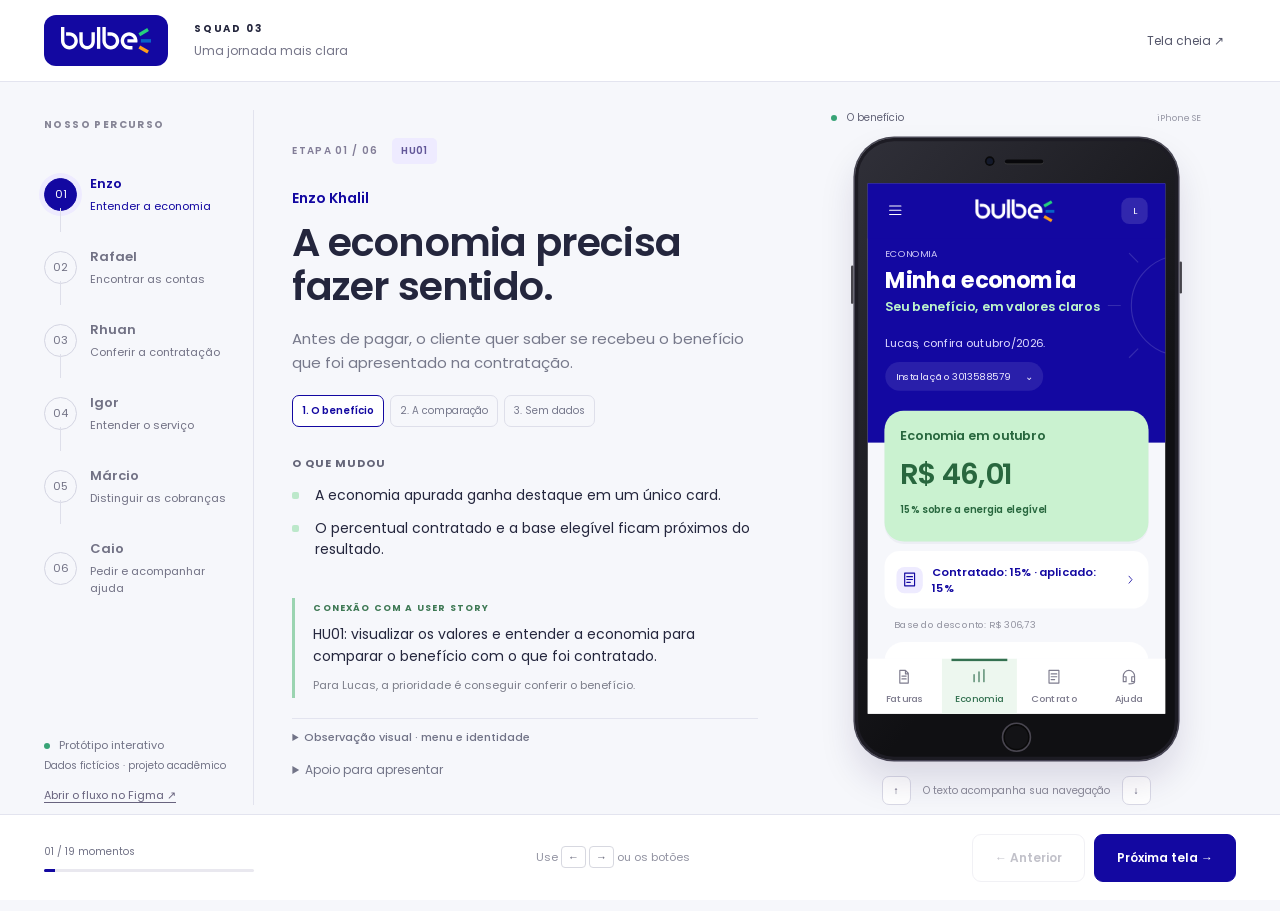
<file: index.html>
<!doctype html><html lang="pt-BR"><head><meta charset="utf-8"><meta name="viewport" content="width=device-width,initial-scale=1"><meta name="theme-color" content="#1308a1"><title>Bulbe — Da dúvida à confiança | Squad 03</title><link rel="stylesheet" href="presentation.css?v=20261115-sync"><script defer src="presentation.js?v=20261115-sync"></script></head><body>
<header class="masthead"><a class="wordmark" href="#enzo/0" aria-label="Início da apresentação"><img src="assets/logo.svg" alt="Bulbe"></a><div class="project">SQUAD 03 <span>Uma jornada mais clara</span></div><button class="quiet" id="fullscreen" title="Tela cheia (F)">Tela cheia <span aria-hidden="true">↗</span></button></header>
<div class="workspace"><aside class="roadmap"><p class="eyebrow">NOSSO PERCURSO</p><nav id="stages" aria-label="Etapas por integrante"></nav><div class="roadmap-note"><span class="live-dot"></span> Protótipo interativo<p>Dados fictícios · projeto acadêmico</p><a href="https://www.figma.com/design/2zvEvnBGN11Wklv6yLXfpg" target="_blank" rel="noopener">Abrir o fluxo no Figma ↗</a></div></aside>
<main class="story" id="story" tabindex="-1"><div class="chapterline"><span id="chapter">ETAPA 01 / 06</span><span id="hu">HU01</span></div><p class="presenter" id="presenter"></p><h1 id="title"></h1><p class="lead" id="lead"></p><div class="screen-progress" id="screens" aria-label="Telas desta etapa"></div><section class="changes"><h2>O que mudou</h2><ul id="changes"></ul></section><section class="connection"><div class="connection-label">CONEXÃO COM A USER STORY</div><p id="connection"></p><p class="persona" id="persona"></p></section><details class="visual-note" id="visual-note" hidden><summary>Observação visual · menu e identidade</summary><p>Menu inferior fixo, com ícones e nomes: os quatro caminhos principais ficam sempre à mão, e a aba ativa mostra onde estamos. Poppins, cores da Bulbe e cards mais limpos mantêm a identidade e dão destaque ao essencial.</p></details><details class="speaker-notes"><summary>Apoio para apresentar</summary><p id="talk"></p><p id="story-source"></p></details></main>
<section class="demo" aria-label="Demonstração no iPhone SE"><div class="demo-heading"><span class="live-dot"></span><span id="screen-name"></span><span class="device-name">iPhone SE</span></div><div class="phone-stage"><div class="phone"><div class="earpiece"><i></i><span></span></div><div class="phone-screen"><iframe src="app/index.html?v=20261117-personas#economia" title="Aplicativo Bulbe — demonstração interativa" id="app"></iframe></div><div class="home-button" aria-hidden="true"></div></div></div><div class="demo-controls"><button id="scroll-up" aria-label="Rolar a tela do app para cima">↑</button><span>O texto acompanha sua navegação</span><button id="scroll-down" aria-label="Rolar a tela do app para baixo">↓</button></div><button id="resume" hidden>Voltar ao roteiro ↩</button></section></div>
<footer class="controls"><div class="progress-info"><span id="global-count"></span><div class="progress-track"><div id="progress"></div></div></div><p class="keyboard-hint">Use <kbd>←</kbd> <kbd>→</kbd> ou os botões</p><div class="navigation"><button id="previous" class="previous">← Anterior</button><button id="next" class="next">Próximo →</button></div></footer>
<div class="finish" id="finish" hidden><div><span class="eyebrow">PERCURSO CONCLUÍDO</span><h2>Menos dúvidas.<br>Mais clareza para decidir.</h2><p>Seis histórias conectadas: entender o benefício, encontrar as contas, conferir o contrato e saber onde pedir ajuda.</p><p class="closing-note">Nossa hipótese é que essa clareza favoreça o pagamento no prazo e a confiança no serviço. O protótipo demonstra a proposta; o impacto precisa ser validado com usuários.</p><button class="next" id="restart">Recomeçar apresentação ↻</button><button class="quiet" id="back-finish">Voltar à última tela</button></div></div>
</body></html>
</file>
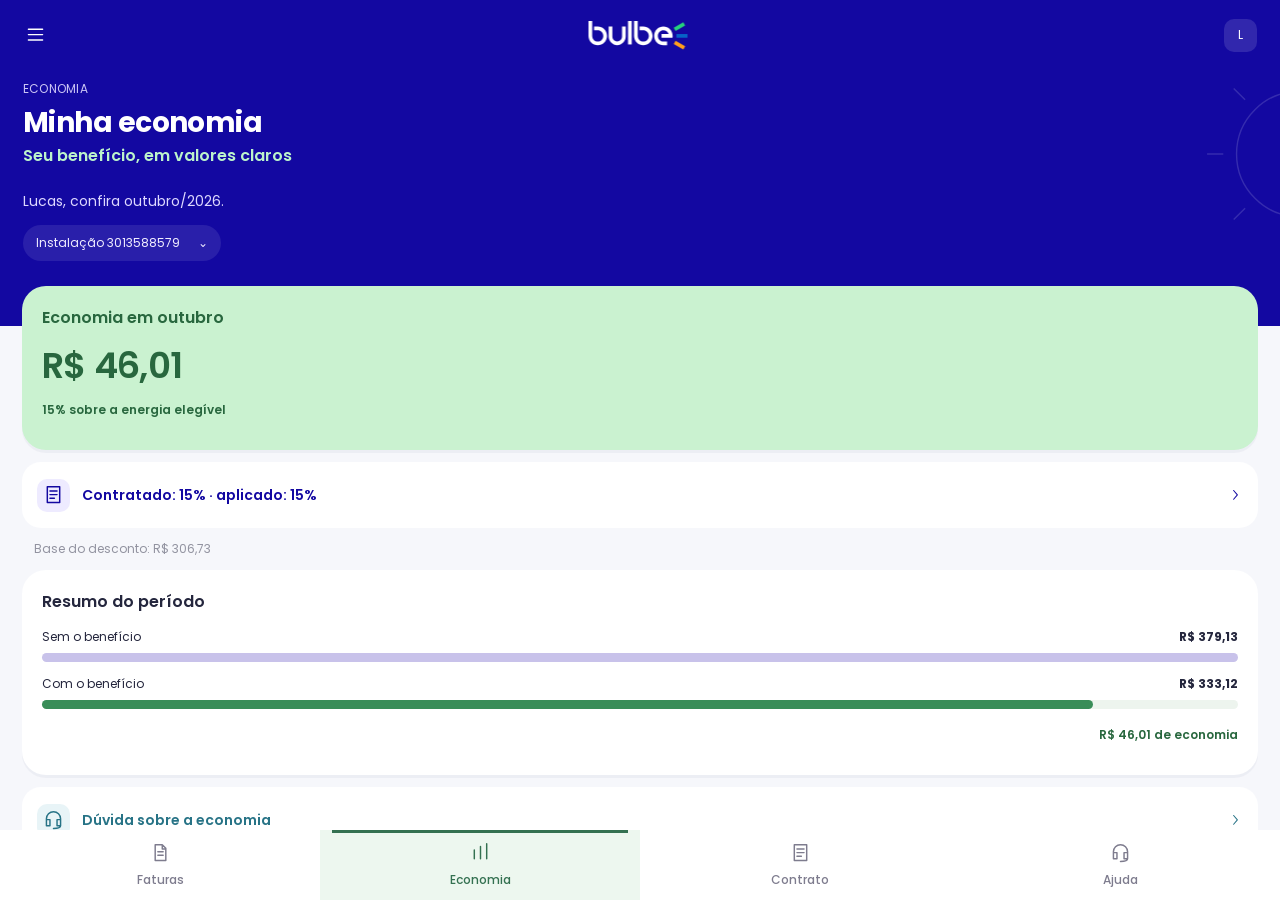
<file: app/index.html>
<!doctype html><html lang="pt-BR"><head><meta charset="utf-8"><meta name="viewport" content="width=device-width,initial-scale=1"><title>Bulbe · Novo fluxo</title><link rel="stylesheet" href="app.css?v=20261115-snap"><script defer src="app.js?v=20261117-personas"></script></head><body><nav id="compact-header" aria-label="Navegação superior"><button data-menu aria-label="Abrir menu"></button><img src="../assets/logo.svg" alt="Bulbe"><span class="header-avatar"></span></nav><main id="viewport" tabindex="-1"></main><nav id="bottom" aria-label="Navegação do aplicativo"></nav><dialog id="menu"><div class="drawer-top"><img src="../assets/logo.svg" alt="Bulbe"><button data-close aria-label="Fechar menu">×</button><h2>Menu</h2><p>Escolha para onde ir.</p></div><div id="menu-items"></div></dialog><dialog id="notice"><h2 id="notice-title"></h2><p id="notice-copy"></p><button class="primary" data-close>Entendi</button></dialog></body></html>
</file>
<file: presentation.css>
@font-face{font-family:Poppins;src:url(assets/fonts/Poppins-Regular.ttf);font-weight:400;font-display:swap}@font-face{font-family:Poppins;src:url(assets/fonts/Poppins-Medium.ttf);font-weight:500;font-display:swap}@font-face{font-family:Poppins;src:url(assets/fonts/Poppins-SemiBold.ttf);font-weight:600;font-display:swap}@font-face{font-family:Poppins;src:url(assets/fonts/Poppins-Bold.ttf);font-weight:700;font-display:swap}@font-face{font-family:Inter;src:url(assets/fonts/inter-400.ttf)}@font-face{font-family:Inter;src:url(assets/fonts/inter-600.ttf);font-weight:600}@font-face{font-family:Inter;src:url(assets/fonts/inter-700.ttf);font-weight:700}*{box-sizing:border-box}body{margin:0;background:#f6f7fb;color:#24263d;font-family:Poppins,Arial,sans-serif}button,a{touch-action:manipulation}button{font:inherit;cursor:pointer}button:focus-visible,a:focus-visible,summary:focus-visible{outline:3px solid #40b98a;outline-offset:4px}[hidden]{display:none!important}.masthead{height:82px;padding:0 44px;display:flex;align-items:center;border-bottom:1px solid #e3e4ef;background:#fff;gap:26px}.wordmark{background:#1308a1;padding:12px 17px;border-radius:12px;display:block}.wordmark img{width:90px;display:block}.project{font-size:10px;font-weight:700;letter-spacing:.18em}.project span{display:block;color:#757588;font-size:12px;letter-spacing:0;font-weight:400;margin-top:5px}.quiet{border:0;background:none;color:#55576b;padding:12px}.masthead .quiet{margin-left:auto;font-size:12px}.workspace{display:grid;grid-template-columns:210px minmax(360px,1fr) minmax(350px,440px);gap:clamp(25px,3vw,60px);max-width:1540px;padding:28px 44px 20px;margin:auto;min-height:calc(100dvh - 170px)}.eyebrow{font-size:10px;font-weight:700;letter-spacing:.14em;color:#868596;margin:7px 0 25px}.roadmap{display:flex;flex-direction:column;border-right:1px solid #e2e3ee;padding-right:24px}.stage{width:100%;border:0;background:none;display:flex;align-items:center;gap:13px;text-align:left;padding:16px 0;color:#727285;position:relative}.stage:not(:last-child):after{content:'';position:absolute;left:16px;top:50px;width:1px;height:24px;background:#dedfea}.stage .number{width:33px;height:33px;border:1px solid #d4d5e2;border-radius:50%;display:grid;place-items:center;font-size:11px;flex:none;background:#f6f7fb}.stage strong{display:block;font-size:13px;font-weight:600}.stage small{display:block;font-size:11px;margin-top:4px}.stage[aria-current=step]{color:#1308a1}.stage[aria-current=step] .number{background:#1308a1;color:#fff;border-color:#1308a1;box-shadow:0 0 0 5px #eeebff}.stage.done .number{color:#266c49;background:#e2f4e8;border-color:#c2e3cf}.roadmap-note{margin-top:auto;padding-top:34px;color:#737487;font-size:11px;line-height:1.7}.roadmap-note p{font-size:10px;margin:3px 0 12px}.roadmap-note a{color:#68637e;text-underline-offset:3px}.live-dot{width:6px;height:6px;background:#38a376;border-radius:50%;display:inline-block;margin-right:6px}.story{padding:24px 0 15px;max-width:620px;align-self:center}.chapterline{display:flex;align-items:center;gap:14px;color:#827d97;letter-spacing:.13em;font-weight:600;font-size:10px}.chapterline #hu{background:#eeebff;color:#625798;letter-spacing:.03em;padding:5px 9px;border-radius:5px}.presenter{font-size:14px;font-weight:600;color:#1308a1;margin:24px 0 12px}h1{font-size:clamp(29px,3.1vw,47px);line-height:1.1;letter-spacing:-.045em;font-weight:700;margin:0 0 19px;max-width:580px}.lead{font-size:15px;line-height:1.6;color:#77798b;margin:0 0 20px;max-width:520px}.screen-progress{display:flex;flex-wrap:wrap;gap:6px;margin:0 0 28px}.screen-chip{border:1px solid #dedfea;background:transparent;color:#75778b;border-radius:7px;padding:7px 9px;font-size:10px}.screen-chip[aria-current=true]{background:#fff;border-color:#1308a1;color:#1308a1;font-weight:600}.changes h2{font-size:11px;letter-spacing:.09em;text-transform:uppercase;color:#656679;margin:0 0 13px}.changes ul{list-style:none;padding:0;margin:0 0 26px}.changes li{position:relative;padding:0 0 12px 23px;font-size:14px;line-height:1.5}.changes li:before{content:'';position:absolute;left:0;top:7px;width:7px;height:7px;border-radius:2px;background:#bce8ca}.connection{border-left:3px solid #9bd4b1;padding:4px 0 4px 18px;margin:12px 0 20px}.connection-label{font-size:9px;letter-spacing:.13em;font-weight:700;color:#3f7955}.connection p{font-size:14px;line-height:1.55;margin:9px 0 0}.connection .persona{font-size:11px;color:#7c7e8a}.speaker-notes{font-size:12px;color:#737588;line-height:1.7}.speaker-notes summary{cursor:pointer;width:max-content;padding:6px 0}.speaker-notes p{max-width:500px}.speaker-notes a{color:#1308a1}.demo{display:flex;align-items:center;flex-direction:column;justify-content:center;min-width:0}.demo-heading{font-size:10px;color:#616276;display:flex;align-items:center;width:100%;max-width:370px;gap:4px;margin-bottom:12px}.device-name{margin-left:auto;color:#9697a5;font-size:9px}.phone-stage{width:calc(405px * var(--phone-scale,.8));height:calc(780px * var(--phone-scale,.8));flex-shrink:0;position:relative}.phone{width:405px;height:780px;background:linear-gradient(130deg,#303039,#101013 65%);border-radius:49px;padding:56px 15px 57px;position:absolute;transform:scale(var(--phone-scale,.8));transform-origin:top left;box-shadow:0 25px 45px #21104b22,0 0 0 2px #4a4955,inset 0 0 0 4px #1d1c24}.phone:before{content:'';position:absolute;width:3px;height:48px;left:-5px;top:160px;background:#46444b;border-radius:2px}.phone:after{content:'';position:absolute;width:3px;height:40px;right:-5px;top:155px;background:#46444b;border-radius:2px}.earpiece{position:absolute;top:25px;left:165px;display:flex;align-items:center;gap:15px}.earpiece span{display:block;width:48px;height:5px;border-radius:6px;background:#08080b;box-shadow:0 1px 1px #444}.earpiece i{width:8px;height:8px;border-radius:50%;background:#13192b;box-shadow:0 0 0 2px #09090a}.phone-screen{width:375px;height:667px;overflow:hidden;background:#101013;clip-path:inset(1px)}.phone iframe{border:0;outline:0;width:375px;height:667px;display:block}.home-button{position:absolute;bottom:10px;left:184px;width:37px;height:37px;border-radius:50%;background:#131316;border:2px solid #494650;box-shadow:inset 0 0 0 2px #090909}.demo-controls{display:flex;gap:12px;align-items:center;margin-top:16px;font-size:10px;color:#8a8a98}.demo-controls button{border:1px solid #d9d9e6;border-radius:7px;width:29px;height:29px;background:#fff;color:#55516f}.demo #resume{background:#eeebff;color:#1308a1;border:0;padding:8px 12px;border-radius:8px;margin-top:7px;font-size:11px}.controls{min-height:86px;background:#fff;border-top:1px solid #e3e4ef;display:flex;align-items:center;gap:35px;padding:16px 44px;position:sticky;bottom:0;z-index:3}.progress-info{width:210px;font-size:10px;color:#717286}.progress-track{height:3px;background:#e9e8ef;border-radius:4px;margin-top:9px;overflow:hidden}#progress{height:100%;background:#1308a1;transition:width .2s}.keyboard-hint{font-size:11px;color:#9293a2;margin:auto}kbd{font:inherit;border:1px solid #d7d8e0;border-radius:4px;padding:2px 6px;color:#66677a}.navigation{display:flex;gap:9px}.navigation button,.next{border-radius:9px;padding:14px 22px;border:1px solid #dedde8;font-size:12px;font-weight:600;min-height:44px}.previous{color:#67667b;background:#fff}.next{color:white;background:#1308a1;border-color:#1308a1!important}.previous:disabled{opacity:.4;cursor:default}.finish{position:fixed;inset:0;background:#f6f7fbed;backdrop-filter:blur(18px);z-index:10;display:grid;place-items:center;padding:30px}.finish>div{max-width:650px}.finish h2{font-size:52px;letter-spacing:-.04em;line-height:1.1}.finish p{font-size:17px;line-height:1.6}.finish .closing-note{font-size:13px;color:#737387;margin:25px 0 35px}@media(min-width:1000px) and (max-height:780px){.masthead{height:65px}.workspace{padding-top:12px;padding-bottom:12px;min-height:calc(100dvh - 140px)}.story{padding:0}.presenter{margin-top:16px}h1{font-size:33px}.lead{font-size:13px;margin-bottom:13px}.screen-progress{margin-bottom:17px}.changes li,.connection p{font-size:12px}.changes ul{margin-bottom:15px}.connection{margin-bottom:12px}.controls{min-height:75px}.roadmap .stage{padding:13px 0}}@media(max-width:1100px){.workspace{grid-template-columns:160px minmax(300px,1fr) 330px;padding-left:25px;padding-right:25px;gap:24px}.roadmap{padding-right:12px}.masthead,.controls{padding-left:25px;padding-right:25px}}@media(max-width:900px){.workspace{grid-template-columns:1fr 340px;gap:24px}.roadmap{grid-column:1/-1;border:0;padding:0}.roadmap .eyebrow,.roadmap-note{display:none}.roadmap nav{display:flex;overflow:auto;gap:20px}.stage{min-width:120px;padding:8px 0}.stage:after{display:none}.stage strong{font-size:12px}.stage small{font-size:10px}.story{align-self:start}.controls .keyboard-hint{display:none}.controls{justify-content:space-between}.masthead{height:72px}}@media(max-width:680px){.workspace{display:flex;flex-direction:column;padding:16px 22px 30px}.roadmap{order:0}.story{order:1}.demo{order:2;margin-top:10px}.story{max-width:none}h1{font-size:34px}.connection{margin-bottom:12px}.controls{gap:12px;padding:12px 15px}.progress-info{width:80px;font-size:9px}.navigation button{padding:12px}.project span{display:none}.masthead{padding:0 20px;gap:16px}.masthead .quiet{font-size:10px}.finish h2{font-size:36px}}@media(prefers-reduced-motion:reduce){*{scroll-behavior:auto!important;transition:none!important}}

/* Presentation shares the Bulbe family; sizes adapt to projection. */
body{font-synthesis:none}h1{font-weight:600;letter-spacing:-.02em}.finish h2{font-weight:600;letter-spacing:-.02em}

.visual-note{border-top:1px solid #e3e4ef;padding-top:10px;margin:15px 0 8px;color:#717387}.visual-note summary{font-size:11px;font-weight:500;cursor:pointer}.visual-note p{font-size:11px;line-height:1.55;margin:5px 0 0;max-width:530px}
</file>
<file: app/app.css>
@font-face{font-family:Poppins;src:url(../assets/fonts/Poppins-Regular.ttf);font-weight:400;font-display:swap}@font-face{font-family:Poppins;src:url(../assets/fonts/Poppins-SemiBold.ttf);font-weight:600;font-display:swap}@font-face{font-family:Poppins;src:url(../assets/fonts/Poppins-Bold.ttf);font-weight:700}@font-face{font-family:Poppins;src:url(../assets/fonts/Poppins-Medium.ttf);font-weight:500;font-display:swap}*{box-sizing:border-box}body{margin:0;background:#f6f7fb;color:#24263d;font-family:Poppins,Arial,sans-serif;height:100dvh;overflow:hidden;font-size:13px}button,a{font:inherit;-webkit-tap-highlight-color:transparent}button{cursor:pointer}a{color:inherit;text-decoration:none}button:focus-visible,a:focus-visible,summary:focus-visible{outline:3px solid #e5a026;outline-offset:3px}[hidden]{display:none!important}#viewport{height:calc(100dvh - 70px);overflow:auto;overscroll-behavior:contain;scroll-behavior:smooth;scrollbar-width:thin;scrollbar-color:#d1cdeb transparent}.hero{position:relative;background:#1308a1;color:#fff;padding:15px 23px 65px;overflow:hidden;min-height:298px}.hero.internal{min-height:209px;padding-bottom:59px}.topbar{display:flex;align-items:center;justify-content:space-between;height:40px;margin-bottom:25px;position:relative;z-index:1}.topbar button{width:40px;height:40px;color:white;background:transparent;border:0;display:grid;place-items:center;margin-left:-10px}.topbar img{width:99px}.topbar .avatar{width:33px;height:33px;border-radius:10px;background:#ffffff20;display:grid;place-items:center;font-size:12px}.internal .topbar img{margin-left:auto}.internal .topbar{margin-bottom:20px}.sun{position:absolute;width:190px;height:190px;right:-100px;top:59px;color:#ffffff25;pointer-events:none}.internal .sun{width:140px;height:140px;right:-76px;top:57px}.eyebrow{font-size:10px;color:#cbc5f5;margin:18px 0 8px;letter-spacing:.02em}.hero h1{font-size:28px;line-height:1.15;font-weight:700;margin:0 0 4px;letter-spacing:-.6px;position:relative}.hero .subtitle{font-size:13px;font-weight:600;color:#bcf4cb;margin:3px 0}.hero .greeting{font-size:12px;color:#ded9ff;line-height:1.5;margin:23px 0 14px}.internal .greeting{margin:10px 0 0}.installation{display:inline-flex;align-items:center;gap:18px;border:0;padding:9px 13px;background:#ffffff18;border-radius:20px;color:#f0edff;font-size:11px}.stack{position:relative;padding:0 22px 25px;margin-top:-40px;display:flex;flex-direction:column;gap:12px}.card{background:#fff;padding:20px;border-radius:24px;box-shadow:0 3px 0 #e4e6ee80}.card h2{font-size:16px;line-height:1.4;margin:0 0 14px;font-weight:700}.card p{margin:10px 0;line-height:1.55}.card.green{background:#caf2d0;color:#28673e}.card.purple{background:#eeebff}.amount{font-weight:700;font-size:29px;letter-spacing:-.6px;line-height:1.25;margin:12px 0!important}.big{font-size:23px;font-weight:700}.muted{color:#7c7d8b;font-size:11px}.tiny{font-size:10px;color:#9293a0;line-height:1.55}.green-text{color:#347151}.row{display:flex;justify-content:space-between;gap:15px;align-items:center;font-size:11px;margin:12px 0}.row>span{color:#7d7e8c}.row strong{text-align:right;font-size:11px;font-weight:600}.status{display:inline-block;padding:6px 10px;border-radius:12px;font-size:10px;font-weight:600;color:#855700;background:#fff1d6}.status.paid{background:#caf2d0;color:#28673e}.status.overdue{background:#fff0eb;color:#a4432b}.status-row{display:flex;align-items:center;justify-content:space-between;gap:10px;margin:7px 0 18px}.primary,.secondary{display:block;width:100%;text-align:center;padding:13px 12px;min-height:44px;border:0;border-radius:13px;background:#1308a1;color:white;font-size:12px;font-weight:600}.secondary{background:#eeebff;color:#1308a1}.shortcut{display:flex;align-items:center;gap:12px;padding:16px 15px;border-radius:19px;background:white;color:#1308a1;min-height:66px;font-size:12px;font-weight:600}.shortcut .icon-wrap{width:33px;height:33px;flex:none;display:grid;place-items:center;background:#eeebff;border-radius:10px}.shortcut>svg:last-child{margin-left:auto;width:15px}.shortcut.teal{color:#277386}.shortcut.teal .icon-wrap{background:#e8f4f7}.link{display:inline-block;min-height:35px;padding:6px 0;color:#1308a1;font-size:11px;font-weight:600}.ico{width:23px;height:23px;vertical-align:middle;flex-shrink:0}#bottom{height:70px;background:#fff;display:flex;justify-content:space-around;position:relative;z-index:2}#bottom a{width:25%;display:flex;align-items:center;justify-content:center;flex-direction:column;gap:6px;color:#7e7c8e;font-size:10px;position:relative}#bottom a[aria-current=page]{background:#eeebff;color:#1308a1}#bottom a[aria-current=page]:before{content:'';position:absolute;height:3px;top:0;left:12px;right:12px;background:currentColor}#bottom a[data-area=economia][aria-current=page]{color:#347151;background:#edf7ef}#bottom a[data-area=contrato][aria-current=page]{color:#7141ad;background:#f0eafa}#bottom a[data-area=ajuda][aria-current=page]{color:#277386;background:#e6f3f7}.bars .label{display:flex;justify-content:space-between;font-size:11px;margin:13px 0 7px}.bar{height:9px;border-radius:8px;background:#c8c2ea}.bar.result{background:#edf4ee}.bar.result span{display:block;height:100%;width:87.86%;background:#398d58;border-radius:8px}.savings{color:#28673e;font-size:11px;font-weight:600;text-align:right;margin-top:16px!important}.illustrated{display:flex;align-items:flex-start;gap:6px;position:relative;margin:15px 0}.illustrated .step{flex:1;text-align:center;z-index:1;font-size:10px}.step strong{font-size:11px;display:block;margin:9px 0 3px}.step p{margin:0;font-size:10px;line-height:1.45}.step .drawing{width:59px;height:59px;border-radius:50%;background:#f0edff;display:grid;place-items:center;margin:auto;color:#1308a1}.step .drawing .ico{width:34px;height:34px}.illustrated.connected:before{content:'';height:2px;background:#d8d4f1;position:absolute;left:35px;right:35px;top:30px}.step.done .drawing{background:#caf2d0;color:#28673e}.step.current .drawing{background:#fff0d6;color:#946000}.step.pending .drawing{background:#f1f1f7;color:#8e8ba3}.compact .drawing{width:43px;height:43px}.compact .drawing .ico{width:24px;height:24px}.compact.connected:before{top:22px}.compact .step{font-size:9px}.compact .step strong{font-size:9px}.history-item{margin-bottom:16px}.history-item:last-child{margin:0}.history-item .status{width:100%;border-radius:11px}.comparison{display:grid;grid-template-columns:1fr 1fr;gap:12px;margin:16px 0 12px}.scenario{background:#f6f5fa;border-radius:16px;padding:13px 7px;text-align:center;min-width:0}.scenario.with{background:#f0faf1}.scenario .caption{font-size:9px;font-weight:600}.bills{height:105px;display:flex;justify-content:center;align-items:center;gap:6px;color:#1308a1}.bills .ico{width:45px;height:67px;stroke-width:1.2}.scenario:first-child .bills{color:#8d879f}.scenario:first-child .bills .ico{width:61px;height:82px}.bills b{font-size:17px;font-weight:400}.bill-labels{display:flex;justify-content:space-around;font-size:10px}.scenario small{font-size:9px;display:block;color:#777886}.scenario .total{font-size:18px;font-weight:700;white-space:nowrap;margin:8px 0 1px}.scenario.with .total{color:#28673e}.saving-banner{text-align:center;border-radius:12px;padding:12px 5px;background:#caf2d0;color:#28673e;font-weight:600;font-size:14px}.divider{height:1px;background:#eeedf4;margin:15px 0}.channel{background:none;border:0;color:#1308a1;padding:0;width:100%;font-size:10px}.protocol{font-size:18px!important;overflow-wrap:anywhere}.empty-illustration{display:block;width:100px;height:75px;margin:0 auto 20px;color:#8b82bf}.disclaimer{text-align:center;font-size:9px;color:#9695a3;margin:8px 0 0!important}dialog{border:0;border-radius:24px;max-width:calc(100% - 32px);padding:24px;color:#24263d;font:inherit;box-shadow:0 25px 100px #0003}dialog::backdrop{background:#08072188}#notice h2{font-size:19px}#notice p{font-size:13px;line-height:1.6}#menu{position:fixed;inset:0 auto 0 0;margin:0;width:calc(100% - 42px);max-width:none;height:100dvh;max-height:none;border-radius:0;padding:0;background:#f6f7fb;overflow:auto}.drawer-top{background:#1308a1;color:white;padding:24px 22px 45px;position:relative}.drawer-top img{width:100px}.drawer-top h2{margin:27px 0 2px;font-size:28px}.drawer-top p{margin:0;font-size:12px;color:#ded9ff}.drawer-top button{position:absolute;right:16px;top:20px;width:38px;height:38px;border:0;border-radius:50%;background:#eeebff;color:#1308a1;font-size:27px}#menu-items{padding:0 18px 24px;margin-top:-20px;position:relative;display:grid;gap:10px}.tap-highlight{outline:3px solid #6fc595;outline-offset:5px}section{scroll-margin-top:14px}@media(prefers-reduced-motion:reduce){#viewport{scroll-behavior:auto}}

/* Bulbe original: Poppins text xs 12/18, sm 14/20, md 16/24,
   display md 36/44. See TYPOGRAPHY.md for inspected Figma nodes. */
:root{--text-xs:12px;--line-xs:18px;--text-sm:14px;--line-sm:20px;--text-md:16px;--line-md:24px;--display-md:36px;--display-line:44px}
body{font-size:var(--text-sm);line-height:var(--line-sm);font-synthesis:none}
.hero h1{line-height:34px;letter-spacing:-.02em}
.hero .subtitle{font-size:var(--text-md);line-height:var(--line-md);font-weight:600}
.hero .greeting{font-size:var(--text-sm);line-height:var(--line-sm)}
.eyebrow,.installation{font-size:var(--text-xs);line-height:var(--line-xs)}
.card h2{font-size:var(--text-md);line-height:var(--line-md);font-weight:600}
.card p{line-height:var(--line-sm)}
.amount{font-size:var(--display-md);line-height:var(--display-line)!important;font-weight:600;letter-spacing:-.02em}
.big{font-size:24px;line-height:32px;font-weight:600}
.row,.row strong{font-size:var(--text-sm);line-height:var(--line-sm)}
.muted,.tiny,.status,.link,.bars .label,.savings,.bill-labels,.scenario small,.scenario .caption,.disclaimer,.channel{font-size:var(--text-xs);line-height:var(--line-xs)}
.status{font-weight:500}
.primary,.secondary{font-size:var(--text-md);line-height:var(--line-md);font-weight:600}
.shortcut{font-size:var(--text-sm);line-height:var(--line-sm);font-weight:600}
#bottom a{font-size:var(--text-xs);line-height:var(--line-xs);font-weight:500}
.illustrated .step,.step strong,.step p,.compact .step,.compact .step strong{font-size:var(--text-xs);line-height:var(--line-xs)}
.step strong{font-weight:600}
.scenario .total{font-size:20px;line-height:28px;font-weight:600;letter-spacing:-.02em}
.saving-banner{font-size:var(--text-sm);line-height:var(--line-sm)}
.protocol{font-size:var(--text-md)!important;line-height:var(--line-md)}
#notice h2{font-size:20px;line-height:28px;font-weight:600}
#notice p,.drawer-top p{font-size:var(--text-sm);line-height:var(--line-sm)}
.drawer-top h2{line-height:34px;letter-spacing:-.02em}

.invoice-month{font-size:var(--text-sm);line-height:var(--line-sm);font-weight:600}.due-date{font-size:var(--text-xs);line-height:var(--line-xs);font-weight:600}

/* One persistent header and logo animate fully between expanded and compact states. */
#compact-header{--logo-x:-116.5px;--header-y:3px;--header-height:70px;--header-shadow:0;--menu-opacity:1;--back-opacity:0;--avatar-opacity:1;position:fixed;inset:0 0 auto;height:var(--header-height);z-index:10;background:#1308a1;color:#fff;box-shadow:0 3px 12px rgb(9 5 110 / var(--header-shadow));transition:height 380ms cubic-bezier(.22,.68,.2,1),box-shadow 380ms ease}
#compact-header button{position:absolute;left:13px;top:10px;display:grid;place-items:center;width:44px;height:44px;border:0;border-radius:10px;background:transparent;color:inherit;transform:translateY(var(--header-y));transition:transform 380ms cubic-bezier(.22,.68,.2,1)}
#compact-header .menu-glyph,#compact-header .back-glyph{grid-area:1/1;display:grid;place-items:center;transition:opacity 280ms ease}
#compact-header .menu-glyph{opacity:var(--menu-opacity)}
#compact-header .back-glyph{opacity:var(--back-opacity)}
#compact-header>img{position:absolute;right:23px;top:18px;display:block;width:99px;transform:translate(var(--logo-x),var(--header-y));transition:transform 420ms cubic-bezier(.22,.68,.2,1);will-change:transform}
.header-avatar{position:absolute;right:23px;top:15.5px;width:33px;height:33px;border-radius:10px;background:#ffffff20;display:grid;place-items:center;font-size:12px;opacity:var(--avatar-opacity);transform:translateY(var(--header-y));transition:opacity 220ms ease,transform 380ms ease;pointer-events:none}
#viewport{scroll-padding-top:80px}
@media(prefers-reduced-motion:reduce){#compact-header,#compact-header button,#compact-header>img,#compact-header .menu-glyph,#compact-header .back-glyph,.header-avatar{transition:none}}
</file>
